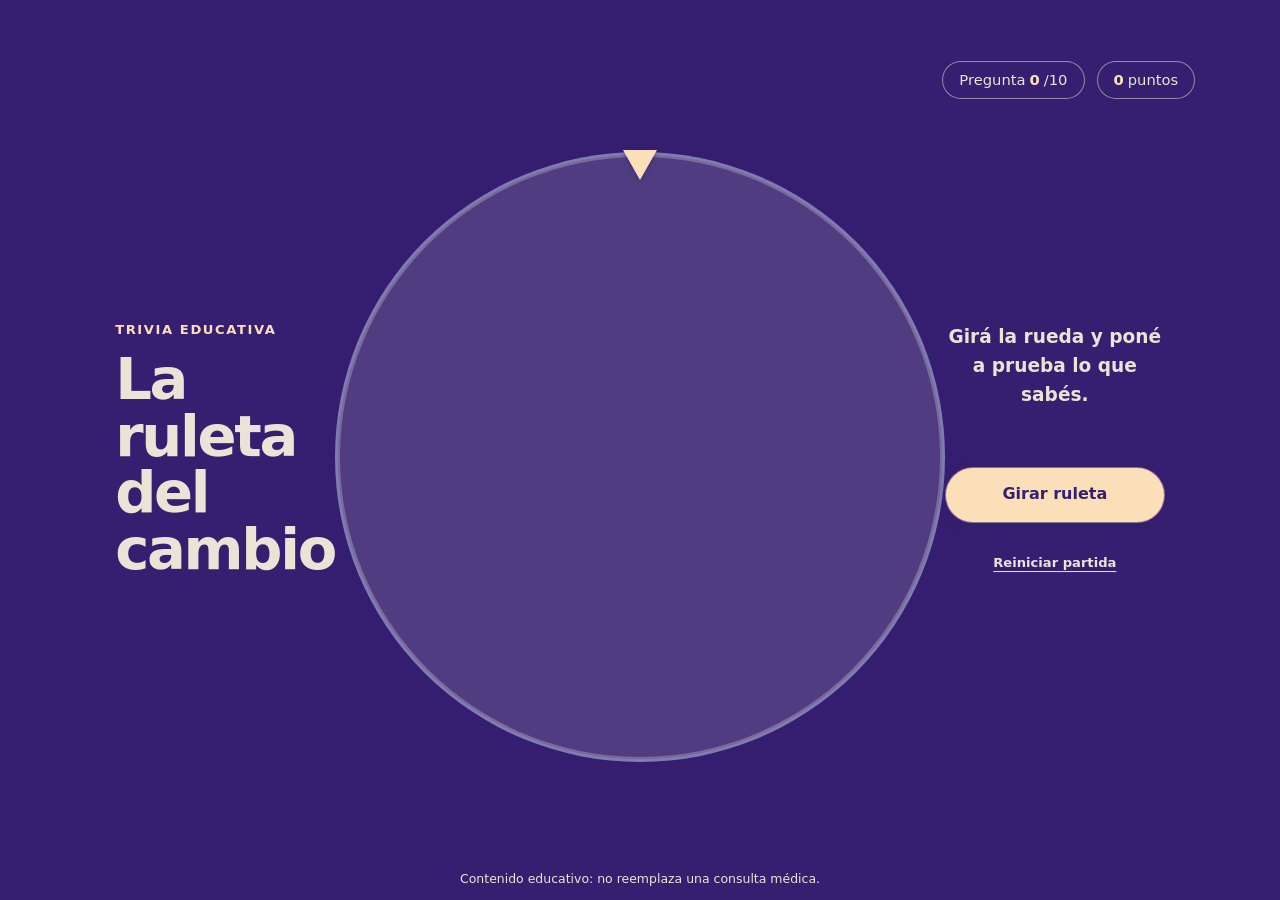
<file: index.html>
<!doctype html>
<html lang="es">
  <head>
    <meta charset="utf-8" />
    <meta name="viewport" content="width=device-width, initial-scale=1" />
    <meta http-equiv="refresh" content="0; url=./ruleta-del-cambio/" />
    <title>INTERFAZ — Juegos</title>
  </head>
  <body>
    <p><a href="./ruleta-del-cambio/">Abrir La ruleta del cambio</a></p>
  </body>
</html>
</file>
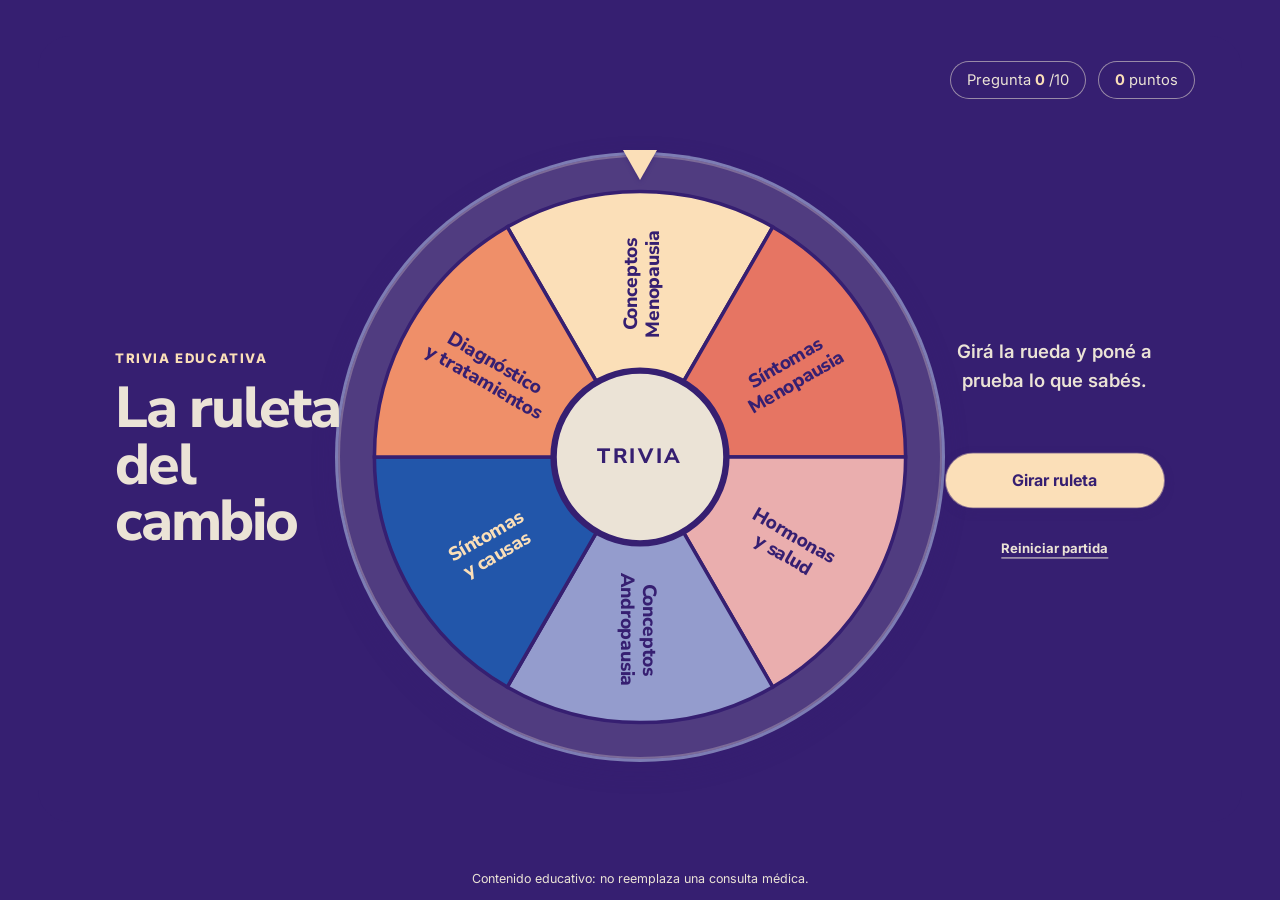
<file: ruleta-del-cambio/index.html>
<!doctype html>
<html lang="es">
<head>
  <meta charset="UTF-8"><meta name="viewport" content="width=device-width, initial-scale=1.0">
  <meta name="description" content="Trivia educativa sobre menopausia y andropausia.">
  <title>La ruleta del cambio</title>
  <link rel="preconnect" href="https://fonts.googleapis.com"><link rel="preconnect" href="https://fonts.gstatic.com" crossorigin>
  <link href="https://fonts.googleapis.com/css2?family=Inter:wght@400;500;600;700;800&family=Nunito+Sans:wght@700;800&display=swap" rel="stylesheet">
  <link rel="stylesheet" href="interfaz.css">
  <link rel="stylesheet" href="styles.css">
</head>
<body>
  <a class="skip-link" href="#game">Saltar al juego</a>
  <main class="app-shell" id="game">
    <div class="topbar" aria-label="Estado de la partida">
      <div class="game-stats"><span>Pregunta <strong id="progress-count">0</strong>/10</span><span><strong id="score-count">0</strong> puntos</span></div>
    </div>
    <section class="screen wheel-screen is-active" id="wheel-screen" aria-labelledby="game-title">
      <div class="screen-heading"><p class="eyebrow">Trivia educativa</p><h1 id="game-title">La ruleta del cambio</h1></div>
      <div class="wheel-stage"><div class="pointer" aria-hidden="true"></div><svg class="wheel" viewBox="0 0 360 360" role="img" aria-labelledby="wheel-title wheel-description"><title id="wheel-title">Ruleta con seis temas</title><desc id="wheel-description">Seis sectores sobre menopausia, andropausia, hormonas, diagnóstico y tratamientos.</desc><g id="wheel-rotor"></g></svg></div>
      <div class="wheel-actions">
        <p class="wheel-instruction">Girá la rueda y poné a prueba lo que sabés.</p>
        <p class="spin-status" id="spin-status" role="status" aria-live="polite"></p>
        <button class="primary-button spin-button" id="spin-button" type="button">Girar ruleta</button>
        <button class="reset-button reset-trigger" type="button">Reiniciar partida</button>
      </div>
    </section>
    <section class="screen category-reveal" id="category-reveal" aria-labelledby="category-reveal-title" aria-live="polite" hidden>
      <p class="category-reveal-kicker">Tema seleccionado</p>
      <h2 id="category-reveal-title" tabindex="-1"></h2>
    </section>
    <section class="screen question-screen" id="question-screen" aria-labelledby="question-title" hidden>
      <div class="question-wrap">
        <div class="question-toolbar">
          <div class="question-stats"><span>Pregunta <strong id="question-progress-count">0</strong>/10</span><span><strong id="question-score-count">0</strong> puntos</span></div>
          <p class="category-name" id="category-name"></p>
        </div>
        <h2 id="question-title" tabindex="-1"></h2><div class="answer-list" id="answer-list" aria-label="Opciones de respuesta"></div>
        <button class="reset-button reset-trigger question-reset" type="button">Reiniciar partida</button>
      </div>
    </section>
    <div class="confetti-layer" id="confetti-layer" aria-hidden="true"></div>
    <section class="screen feedback-screen" id="feedback-screen" aria-labelledby="feedback-title" hidden>
      <div class="feedback-content" id="feedback-panel" aria-live="polite">
        <span class="feedback-icon" id="feedback-icon" aria-hidden="true"></span>
        <h2 id="feedback-title" tabindex="-1"></h2>
        <p id="feedback-explanation"></p>
        <p class="source"><strong>Fuente:</strong> <span id="feedback-source"></span></p>
        <div class="feedback-actions">
          <button class="primary-button next-button" id="next-button" type="button" hidden>Volver a girar</button>
          <button class="reset-button reset-trigger" type="button">Reiniciar partida</button>
        </div>
      </div>
    </section>
    <section class="screen result-screen" id="result-screen" aria-labelledby="result-title" hidden>
      <div class="result-card">
        <div class="result-mark" aria-hidden="true">✓</div>
        <p class="eyebrow">Trivia completada</p>
        <h2 id="result-title" tabindex="-1">¡Llegaste al final!</h2>
        <dl class="result-breakdown" aria-label="Detalle de respuestas correctas">
          <div><dt>Menopausia</dt><dd><strong id="menopause-correct">0</strong> de <span id="menopause-total">0</span></dd></div>
          <div><dt>Andropausia</dt><dd><strong id="andropause-correct">0</strong> de <span id="andropause-total">0</span></dd></div>
        </dl>
        <p class="result-score">Puntaje: <strong id="final-score">0</strong>/10</p>
        <button class="primary-button" id="play-again-button" type="button">Jugar otra vez</button>
      </div>
    </section>
  </main>
  <div class="wave-transition" id="wave-transition" aria-hidden="true" hidden>
    <svg class="transition-wave wave-1" viewBox="0 0 1440 900" preserveAspectRatio="none"><path d="M0-60C240 55 430-105 720 15S1170-75 1440 20V900H0Z"/></svg>
    <svg class="transition-wave wave-2" viewBox="0 0 1440 900" preserveAspectRatio="none"><path d="M0 115C220 20 455 245 735 125S1160 30 1440 145V900H0Z"/></svg>
    <svg class="transition-wave wave-3" viewBox="0 0 1440 900" preserveAspectRatio="none"><path d="M0 285C260 190 420 405 700 300S1130 185 1440 270V900H0Z"/></svg>
    <svg class="transition-wave wave-4" viewBox="0 0 1440 900" preserveAspectRatio="none"><path d="M0 455C225 345 455 585 750 460S1165 355 1440 475V900H0Z"/></svg>
    <svg class="transition-wave wave-5" viewBox="0 0 1440 900" preserveAspectRatio="none"><path d="M0 625C250 535 425 755 715 640S1140 540 1440 625V900H0Z"/></svg>
    <svg class="transition-wave wave-6" viewBox="0 0 1440 900" preserveAspectRatio="none"><path d="M0 775C235 690 460 880 730 790S1160 705 1440 785V900H0Z"/></svg>
  </div>
  <footer>Contenido educativo: no reemplaza una consulta médica.</footer>
  <dialog id="reset-dialog" aria-labelledby="reset-title"><h2 id="reset-title">¿Reiniciar la partida?</h2><p>Se perderán el puntaje y las preguntas respondidas.</p><div class="dialog-actions"><button class="secondary-button" id="cancel-reset" type="button">Seguir jugando</button><button class="primary-button" id="confirm-reset" type="button">Reiniciar</button></div></dialog>
  <div class="loading-error" id="loading-error" role="alert" hidden><h1>No pudimos cargar la trivia</h1><p>Iniciá la aplicación con <code>node server.js</code> y volvé a intentarlo.</p><button class="primary-button" type="button" onclick="location.reload()">Reintentar</button></div>
  <script src="app.js"></script>
</body>
</html>
</file>
<file: ruleta-del-cambio/interfaz.css>
/* INTERFAZ DESIGN SYSTEM — tokens y primitivas CSS.
   Fuente cromática: REFERENCIA-VISUAL.PNG.jpeg, píxeles auditados.
   Fuente tipográfica: Nunito Sans / Inter (cargar localmente o desde proveedor autorizado).
*/
:root {
  --if-color-blue-primary: #2256AA;
  --if-color-blue-deep: #282995;
  --if-color-blue-night: #361F71;
  --if-color-violet: #8979A0;
  --if-color-lavender: #949CCD;
  --if-color-pink: #EAAEAE;
  --if-color-salmon: #E67563;
  --if-color-peach: #EF8F69;
  --if-color-cream: #FBDFB8;
  --if-color-ivory: #EBE3D6;
  --if-color-aqua-accent: #8EA19D;

  /* SEMÁNTICA: no escribir hex nuevos en componentes */
  --if-bg: var(--if-color-ivory);
  --if-bg-soft: var(--if-color-cream);
  --if-surface: var(--if-color-ivory);
  --if-surface-inverse: var(--if-color-blue-night);
  --if-text: var(--if-color-blue-night);
  --if-text-secondary: var(--if-color-blue-deep);
  --if-text-inverse: var(--if-color-ivory);
  --if-action: var(--if-color-blue-deep);
  --if-action-hover: var(--if-color-blue-night);
  --if-action-text: var(--if-color-ivory);
  --if-accent: var(--if-color-salmon);
  --if-border: var(--if-color-lavender);
  --if-focus: var(--if-color-blue-deep);

  --if-font-display: 'Nunito Sans', system-ui, sans-serif;
  --if-font-body: 'Inter', system-ui, sans-serif;
  --if-space-1: 4px;
  --if-space-2: 8px;
  --if-space-3: 12px;
  --if-space-4: 16px;
  --if-space-6: 24px;
  --if-space-8: 32px;
  --if-space-12: 48px;
  --if-space-16: 64px;
  --if-radius-sm: 12px;
  --if-radius-card: 20px;
  --if-radius-panel: 28px;
  --if-radius-xl: 32px;
  --if-radius-pill: 999px;
  --if-shadow: 0 12px 32px color-mix(in srgb, var(--if-color-blue-night) 13%, transparent);
  --if-motion-button: 180ms;
  --if-motion-feedback: 240ms;
  --if-motion-panel: 340ms;
  --if-motion-scene: 720ms;
  --if-ease: cubic-bezier(.2,.8,.2,1);
  --if-text-width: 68ch;
  --if-target-min: 44px;
  --if-target-kiosk: 56px;
}

*, *::before, *::after { box-sizing: border-box; }
html { font-family: var(--if-font-body); color: var(--if-text); background: var(--if-bg); }
body { margin: 0; line-height: 1.55; }
:where(button, input, textarea, select) { font: inherit; }
:where(button, a, input, textarea, select, [tabindex]):focus-visible {
  outline: 3px solid var(--if-focus);
  outline-offset: 3px;
}
.if-display { font: 800 clamp(2rem, 4vw, 3rem)/1.08 var(--if-font-display); letter-spacing: -.025em; }
.if-h2 { font: 700 clamp(1.5rem, 2.4vw, 2rem)/1.17 var(--if-font-display); }
.if-body { max-width: var(--if-text-width); font: 400 1rem/1.55 var(--if-font-body); }
.if-kicker { font: 700 .875rem/1.3 var(--if-font-body); letter-spacing: .065em; }
.if-card { background: var(--if-surface); color: var(--if-text); border: 1px solid var(--if-border); border-radius: var(--if-radius-card); padding: var(--if-space-6); box-shadow: var(--if-shadow); }
.if-panel { background: var(--if-bg-soft); border-radius: var(--if-radius-panel); padding: clamp(16px, 3vw, 32px); }
.if-btn {
  min-height: var(--if-target-min); min-width: var(--if-target-min);
  display: inline-flex; justify-content: center; align-items: center; gap: var(--if-space-2);
  border: 2px solid transparent; border-radius: var(--if-radius-pill);
  padding: 12px 24px; font-weight: 700; line-height: 1.2;
  cursor: pointer; transition: background var(--if-motion-button) var(--if-ease), transform var(--if-motion-button) var(--if-ease);
}
.if-btn-primary { background: var(--if-action); color: var(--if-action-text); }
.if-btn-primary:hover { background: var(--if-action-hover); }
.if-btn-primary:active { transform: translateY(1px); }
.if-btn-secondary { background: var(--if-bg-soft); color: var(--if-text); border-color: var(--if-action); }
.if-btn:disabled { cursor: not-allowed; opacity: .55; transform: none; }
.if-choice { width: 100%; min-height: var(--if-target-kiosk); border: 2px solid var(--if-border); border-radius: var(--if-radius-sm); padding: 14px 16px; background: var(--if-surface); color: var(--if-text); text-align: left; }
.if-choice[aria-pressed="true"] { border-color: var(--if-action); background: var(--if-bg-soft); }
.if-result { display: flex; align-items: start; gap: var(--if-space-3); border-left: 5px solid var(--if-action); background: var(--if-bg-soft); padding: var(--if-space-4); border-radius: var(--if-radius-sm); }
.if-progress { height: 10px; border-radius: var(--if-radius-pill); background: var(--if-color-lavender); overflow: hidden; }
.if-progress > span { display: block; height: 100%; background: var(--if-action); border-radius: inherit; transition: width var(--if-motion-feedback) var(--if-ease); }
.if-hero { isolation: isolate; overflow: hidden; position: relative; border-radius: var(--if-radius-xl); background: var(--if-color-blue-night); color: var(--if-text-inverse); padding: clamp(24px, 4vw, 64px); }
.if-hero::before { content: ''; position: absolute; width: min(55vw, 420px); aspect-ratio: 1; border-radius: 42% 58% 69% 31% / 47% 29% 71% 53%; background: linear-gradient(125deg, var(--if-color-violet), var(--if-color-salmon), var(--if-color-peach)); opacity: .95; inset: auto -13% -65% auto; z-index: -1; }
.if-arc { background: linear-gradient(125deg, var(--if-color-blue-primary), var(--if-color-violet), var(--if-color-salmon), var(--if-color-peach)); }
.if-surface-pattern { background-image: radial-gradient(circle at 20% 24%, color-mix(in srgb, var(--if-color-pink) 50%, transparent) 0 8%, transparent 8.3%), radial-gradient(circle at 70% 83%, color-mix(in srgb, var(--if-color-lavender) 40%, transparent) 0 12%, transparent 12.3%); }
/* Uso editorial del movimiento, no animación decorativa constante. */
.if-reveal { animation: if-reveal var(--if-motion-panel) var(--if-ease) both; }
@keyframes if-reveal { from { opacity: 0; transform: translateY(8px); } to { opacity: 1; transform: translateY(0); } }
/* Kioscos y pantallas de gran tamaño: controles de mayor tamaño y mayor distancia de lectura. */
.if-kiosk .if-btn, .if-kiosk .if-choice { min-height: var(--if-target-kiosk); }
.if-kiosk .if-body { font-size: clamp(1.1rem, 1.6vw, 1.5rem); }
/* Disposición para filas/pantallas pequeñas. */
.if-grid { display:grid; grid-template-columns: repeat(2, minmax(0, 1fr)); gap: var(--if-space-4); }
@media (max-width: 720px) { .if-grid { grid-template-columns:1fr; } .if-card { padding: var(--if-space-4); } }
@media (prefers-reduced-motion: reduce) {
  *, *::before, *::after { animation-duration: .01ms !important; animation-iteration-count: 1 !important; scroll-behavior: auto !important; transition-duration: .01ms !important; }
}
@media (prefers-contrast: more) {
  .if-choice, .if-card { border-color: var(--if-color-blue-night); }
}
</file>
<file: ruleta-del-cambio/styles.css>
:root {
  --game-frame: var(--if-color-blue-night);
  --game-bg: var(--if-color-blue-primary);
  --game-surface: var(--if-color-ivory);
  --game-soft: var(--if-color-cream);
  --game-text: var(--if-color-blue-night);
  --game-text-inverse: var(--if-color-ivory);
  --game-accent: var(--if-color-salmon);
  --game-accent-warm: var(--if-color-peach);
  --game-border: var(--if-color-lavender);
  --game-correct: #237A4B;
  --active-theme-bg: var(--if-color-blue-night);
  --active-theme-text: var(--if-color-ivory);
  --game-button-width: 220px;
  --game-shadow-soft: 0 8px 24px color-mix(in srgb, var(--if-color-blue-night) 24%, transparent);
  --game-shadow-button: 0 3px 10px color-mix(in srgb, var(--if-color-blue-night) 28%, transparent);
}

* { box-sizing: border-box; }
html { min-width: 320px; background: var(--if-color-blue-night); }
body {
  min-height: 100vh;
  margin: 0;
  display: grid;
  grid-template-rows: 1fr auto;
  color: var(--game-text);
  background: var(--if-color-blue-night);
  font-family: var(--if-font-body);
  transition: background 650ms var(--if-ease);
}
button { font: inherit; }
[hidden] { display: none !important; }

.skip-link {
  position: fixed;
  z-index: 50;
  top: var(--if-space-4);
  left: var(--if-space-4);
  transform: translateY(-180%);
  padding: var(--if-space-3) var(--if-space-4);
  border-radius: var(--if-radius-sm);
  color: var(--if-text-inverse);
  background: var(--if-action);
  font-weight: 700;
}
.skip-link:focus { transform: none; }

.app-shell {
  isolation: isolate;
  position: relative;
  width: min(94vw, 1240px);
  min-height: min(86vh, 760px);
  margin: clamp(16px, 4vh, 40px) auto;
  display: grid;
  grid-template-rows: auto minmax(0, 1fr) auto;
  overflow: hidden;
  padding: var(--if-space-4) clamp(20px, 3vw, 40px) var(--if-space-4);
  border: 0;
  border-radius: var(--if-radius-xl);
  color: var(--game-text-inverse);
  background: var(--if-color-blue-night);
  transition: background 650ms var(--if-ease);
  box-shadow: none;
}
.app-shell::before,
.app-shell::after {
  display: none;
}
.app-shell::before {
  width: min(34vw, 380px);
  aspect-ratio: 1.8;
  left: 18%;
  top: -13%;
  background: linear-gradient(120deg, var(--if-color-pink), var(--if-color-violet), var(--if-color-peach));
  opacity: .92;
}
.app-shell::after {
  width: min(30vw, 330px);
  aspect-ratio: 2.1;
  right: 12%;
  bottom: -14%;
  background: linear-gradient(120deg, var(--if-color-lavender), var(--if-color-pink), var(--if-color-salmon));
  opacity: .72;
}

.topbar {
  position: relative;
  z-index: 3;
  min-height: var(--if-target-kiosk);
  display: flex;
  align-items: center;
  justify-content: flex-end;
  gap: var(--if-space-4);
  padding: 0 var(--if-space-2);
  color: var(--game-text-inverse);
  font-size: .92rem;
}
.brand {
  display: flex;
  align-items: center;
  gap: var(--if-space-3);
  font: 800 1rem/1 var(--if-font-display);
  letter-spacing: .09em;
}
.brand-dot {
  position: relative;
  width: 38px;
  height: 28px;
  border: 7px solid var(--if-color-salmon);
  border-right-color: var(--if-color-cream);
  border-bottom-color: var(--if-color-lavender);
  border-radius: 54% 46% 58% 42%;
  transform: rotate(-12deg);
}
.brand-dot::after {
  content: "";
  position: absolute;
  inset: 3px;
  border-radius: inherit;
  background: var(--if-color-blue-primary);
}
.game-stats {
  display: flex;
  gap: var(--if-space-3);
}
.game-stats span {
  min-height: 38px;
  display: inline-flex;
  align-items: center;
  gap: var(--if-space-1);
  padding: 6px var(--if-space-4);
  border: 1px solid color-mix(in srgb, var(--if-color-ivory) 55%, transparent);
  border-radius: var(--if-radius-pill);
  background: color-mix(in srgb, var(--if-color-blue-night) 74%, transparent);
  backdrop-filter: blur(3px);
}
.game-stats strong { color: var(--if-color-cream); }

.screen {
  min-height: 0;
  opacity: 0;
  transform: translateY(8px);
  transition: opacity var(--if-motion-panel) var(--if-ease), transform var(--if-motion-panel) var(--if-ease);
}
.screen.is-active { opacity: 1; transform: none; }
.screen.is-leaving { opacity: 0; transform: translateY(-8px); pointer-events: none; }

.category-reveal {
  position: fixed;
  z-index: 100;
  inset: 0;
  width: 100vw;
  min-height: 100vh;
  display: grid;
  place-content: center;
  padding: var(--if-space-12);
  text-align: center;
  color: var(--if-color-ivory);
  background: var(--if-color-blue-night);
  transform: none;
  transition: opacity 650ms var(--if-ease);
}
.category-reveal.is-leaving { transform: none; }
.category-reveal-kicker {
  margin-bottom: var(--if-space-4);
  font-size: .9rem;
  font-weight: 800;
  letter-spacing: .14em;
  text-transform: uppercase;
}
.category-reveal h2 {
  max-width: 18ch;
  margin: 0;
  font: 800 clamp(3rem, 7vw, 6.5rem)/.96 var(--if-font-display);
  letter-spacing: -.045em;
}

.wheel-screen {
  --wheel-diameter: min(68vh, 48vw, 610px);
  position: relative;
  display: grid;
  grid-template: 1fr / 1fr;
  place-items: center;
  padding: clamp(20px, 4vh, 48px) clamp(12px, 3vw, 44px);
}
.screen-heading {
  position: absolute;
  z-index: 2;
  left: clamp(12px, 3vw, 44px);
  top: 50%;
  width: min(21vw, 250px);
  transform: translateY(-50%);
  text-align: left;
}
.eyebrow,
.category-name {
  margin: 0 0 var(--if-space-3);
  color: var(--if-color-cream);
  font-size: .82rem;
  font-weight: 800;
  letter-spacing: .12em;
  text-transform: uppercase;
}
h1, h2, h3, p { margin-top: 0; }
h1 {
  max-width: 10ch;
  margin-bottom: var(--if-space-4);
  color: var(--if-text-inverse);
  font: 800 clamp(2.6rem, 4.5vw, 4.25rem)/.98 var(--if-font-display);
  letter-spacing: -.04em;
}
.wheel-stage {
  grid-area: 1 / 1;
  position: relative;
  width: var(--wheel-diameter);
  min-width: var(--wheel-diameter);
  max-width: var(--wheel-diameter);
  aspect-ratio: 1;
  padding: 14px;
  border: 3px solid color-mix(in srgb, var(--if-color-lavender) 68%, transparent);
  border-radius: 50%;
  background: color-mix(in srgb, var(--if-color-ivory) 15%, transparent);
  box-shadow: inset 0 0 0 2px color-mix(in srgb, var(--if-color-ivory) 28%, transparent), var(--game-shadow-soft);
}
.wheel { display: block; width: 100%; height: 100%; overflow: visible; }
#wheel-rotor { transform-origin: 180px 180px; }
.wheel-sector { stroke: var(--if-color-blue-night); stroke-width: 2.2; }
.wheel-label {
  fill: var(--if-color-blue-night);
  font: 800 12px var(--if-font-display);
  letter-spacing: -.01em;
  pointer-events: none;
}
.wheel-label-light { fill: var(--if-color-cream); }
.wheel-center {
  fill: var(--if-color-ivory);
  stroke: var(--if-color-blue-night);
  stroke-width: 4;
}
.wheel-center-label {
  fill: var(--if-color-blue-night);
  font: 800 13px var(--if-font-display);
  letter-spacing: .13em;
}
.pointer {
  position: absolute;
  z-index: 2;
  top: -5px;
  left: 50%;
  width: 0;
  height: 0;
  transform: translateX(-50%);
  border-left: 17px solid transparent;
  border-right: 17px solid transparent;
  border-top: 30px solid var(--if-color-cream);
  filter: drop-shadow(0 2px 2px color-mix(in srgb, var(--if-color-blue-night) 45%, transparent));
}
.wheel-actions {
  position: absolute;
  z-index: 2;
  right: clamp(12px, 3vw, 44px);
  top: 50%;
  width: 220px;
  max-width: calc(24vw - var(--if-space-4));
  display: flex;
  flex-direction: column;
  align-items: stretch;
  transform: translateY(-50%);
  text-align: center;
}
.wheel-instruction {
  margin-bottom: var(--if-space-6);
  color: var(--if-text-inverse);
  font-size: clamp(1rem, 1.45vw, 1.2rem);
  font-weight: 600;
}
.spin-status {
  min-height: 1.6rem;
  margin: 0 0 var(--if-space-2);
  color: var(--if-color-cream);
  font-weight: 700;
}

.primary-button,
.secondary-button,
.reset-button {
  min-height: var(--if-target-kiosk);
  border-radius: var(--if-radius-pill);
  cursor: pointer;
  font-size: 1rem;
  font-weight: 700;
  transition: background var(--if-motion-button) var(--if-ease), transform var(--if-motion-button) var(--if-ease), box-shadow var(--if-motion-button) var(--if-ease);
}
.primary-button {
  padding: 14px 28px;
  border: 1px solid color-mix(in srgb, var(--if-color-blue-night) 55%, transparent);
  color: var(--if-color-blue-night);
  background: var(--if-color-cream);
  box-shadow: var(--game-shadow-button);
}
.primary-button:hover:not(:disabled) {
  background: var(--if-color-peach);
  transform: translateY(-1px);
}
.primary-button:active:not(:disabled) { transform: translateY(1px); box-shadow: 0 1px 4px color-mix(in srgb, var(--if-color-blue-night) 24%, transparent); }
.primary-button:disabled { cursor: wait; opacity: .72; }
.spin-button {
  width: 100%;
  min-width: 0;
}
.spin-button,
.spin-button:hover:not(:disabled),
.spin-button:active:not(:disabled),
.spin-button:disabled,
.next-button,
.next-button:hover:not(:disabled),
.next-button:active:not(:disabled),
.next-button:disabled {
  color: var(--if-color-blue-night);
  background: var(--if-color-cream);
}
.wheel-actions .reset-button {
  width: 100%;
  margin-top: var(--if-space-3);
}
.spin-button:not(:disabled) { animation: breathe 2.7s var(--if-ease) infinite; }
@keyframes breathe {
  0%, 100% { box-shadow: var(--game-shadow-button); }
  50% { box-shadow: var(--game-shadow-button), 0 0 0 5px color-mix(in srgb, var(--if-color-cream) 14%, transparent); }
}

.wheel-screen.is-auto-spinning {
  padding: var(--if-space-4);
}
.wheel-screen.is-auto-spinning .screen-heading,
.wheel-screen.is-auto-spinning .wheel-actions {
  display: none;
}
.wheel-screen.is-auto-spinning .wheel-stage { width: var(--wheel-diameter); }

.app-shell.question-active .topbar { display: none; }

.question-screen {
  width: 100%;
  margin: auto;
  display: grid;
  place-items: center;
  padding: clamp(18px, 4vh, 40px) clamp(10px, 2vw, 28px);
}
.question-wrap {
  width: min(100%, 760px);
  display: grid;
  transform: translateY(clamp(24px, 5vh, 44px));
  grid-template-columns: 1fr;
  grid-template-areas:
    "toolbar"
    "question"
    "answers"
    "reset";
  align-content: center;
}
.question-toolbar {
  grid-area: toolbar;
  display: flex;
  transform: translateY(-16px);
  align-items: center;
  justify-content: space-between;
  gap: var(--if-space-6);
  margin-bottom: var(--if-space-8);
  padding-bottom: 0;
  border-bottom: 0;
}
.question-stats {
  order: 2;
  display: flex;
  align-items: center;
  gap: var(--if-space-4);
  color: var(--active-theme-text);
  font-size: .86rem;
}
.question-stats span { white-space: nowrap; }
.category-name {
  order: 1;
  margin: 0;
  color: var(--active-theme-text);
  text-align: left;
  white-space: nowrap;
}
#question-title {
  grid-area: question;
  width: 100%;
  margin: 0 0 var(--if-space-6);
  color: var(--active-theme-text);
  max-width: none;
  justify-self: center;
  font: 800 clamp(1.75rem, 2.8vw, 2.6rem)/1.18 var(--if-font-display);
  letter-spacing: -.035em;
  text-align: center;
}
[data-theme="0"] { --question-theme: var(--if-color-cream); }
[data-theme="1"] { --question-theme: var(--if-color-salmon); }
[data-theme="2"] { --question-theme: var(--if-color-pink); }
[data-theme="3"] { --question-theme: var(--if-color-lavender); }
[data-theme="4"] { --question-theme: color-mix(in srgb, var(--if-color-blue-primary) 45%, var(--if-color-ivory)); }
[data-theme="5"] { --question-theme: var(--if-color-peach); }
[data-theme] #question-title,
[data-theme] .category-name { color: var(--question-theme); }
.answer-list {
  grid-area: answers;
  display: grid;
  align-content: center;
  gap: var(--if-space-4);
}
.answer-button {
  width: 100%;
  min-height: 64px;
  display: grid;
  grid-template-columns: 38px 1fr 30px;
  align-items: center;
  gap: var(--if-space-4);
  padding: 10px var(--if-space-4);
  border: 2px solid var(--if-color-lavender);
  border-radius: var(--if-radius-pill);
  color: var(--if-color-blue-night);
  background: var(--if-color-ivory);
  cursor: pointer;
  text-align: left;
  font-size: clamp(.9rem, 1.2vw, 1rem);
  font-weight: 600;
  transition: border-color var(--if-motion-button) var(--if-ease), background var(--if-motion-button) var(--if-ease), transform var(--if-motion-button) var(--if-ease);
}
.answer-button:hover:not(:disabled) { border-color: var(--if-color-blue-deep); background: var(--if-color-cream); transform: translateX(2px); }
.answer-button:disabled { cursor: default; opacity: 1; }
.option-letter {
  width: 36px;
  height: 36px;
  display: grid;
  place-items: center;
  border-radius: 50%;
  color: var(--if-color-blue-night);
  background: var(--if-color-ivory);
  font: 700 .95rem var(--if-font-display);
}
.answer-state {
  width: 30px;
  height: 30px;
  display: grid;
  place-items: center;
  border-radius: 50%;
  color: transparent;
  font-weight: 800;
}
.answer-button.is-correct {
  border-color: var(--game-correct);
  color: var(--if-color-ivory);
  background: var(--game-correct);
}
.answer-button.is-correct .option-letter,
.answer-button.is-correct .answer-state {
  color: var(--game-correct);
  background: var(--if-color-ivory);
}
.answer-button.is-wrong {
  border-color: var(--if-color-salmon);
  color: var(--if-color-blue-night);
  background: var(--if-color-pink);
}
.answer-button.is-wrong .option-letter,
.answer-button.is-wrong .answer-state {
  color: var(--if-color-ivory);
  background: var(--if-color-salmon);
}
.feedback-screen {
  position: relative;
  width: 100%;
  display: grid;
  place-items: center;
  overflow: hidden;
  padding: clamp(24px, 6vw, 72px);
}
.feedback-content {
  position: relative;
  z-index: 2;
  width: min(100%, 680px);
  display: grid;
  justify-items: center;
  color: var(--if-color-ivory);
  text-align: center;
}
.feedback-icon {
  width: 72px;
  height: 72px;
  display: grid;
  place-items: center;
  margin-bottom: var(--if-space-4);
  border-radius: 50%;
  color: var(--if-color-blue-night);
  background: var(--if-color-cream);
  font: 800 2.15rem/1 var(--if-font-display);
}
.feedback-content.is-incorrect .feedback-icon { color: var(--if-text-inverse); background: var(--if-color-salmon); }
.feedback-content:not(.is-incorrect) .feedback-icon { color: var(--if-color-ivory); background: var(--game-correct); }
.feedback-content h2 {
  margin: 0 0 var(--if-space-6);
  font: 800 clamp(1.6rem, 3vw, 2.1rem)/1.12 var(--if-font-display);
  letter-spacing: -.02em;
}
.feedback-content > p { max-width: 60ch; margin: var(--if-space-2) 0 0; }
#feedback-explanation {
  max-width: 56ch;
  font-size: clamp(1.28rem, 2.2vw, 1.58rem);
  line-height: 1.5;
}
.source { color: var(--if-color-ivory); font-size: .85rem; line-height: 1.45; opacity: .76; }
.feedback-actions {
  display: flex;
  flex-direction: column;
  align-items: center;
  gap: var(--if-space-2);
  margin-top: var(--if-space-8);
}
.confetti-layer {
  position: absolute;
  z-index: 10;
  inset: 0;
  overflow: hidden;
  pointer-events: none;
}
.confetti-piece {
  position: absolute;
  top: -32vh;
  width: 8px;
  height: 14px;
  border-radius: 3px;
  animation: confetti-fall var(--duration) var(--delay) linear infinite;
}
.confetti-cream { background: var(--if-color-cream); }
.confetti-salmon { background: var(--if-color-salmon); }
.confetti-pink { background: var(--if-color-pink); }
.confetti-lavender { background: var(--if-color-lavender); }
.confetti-peach { background: var(--if-color-peach); }
.confetti-blue { background: var(--if-color-blue-primary); }
@keyframes confetti-fall {
  from { opacity: 1; transform: translate3d(0, -18vh, 0) rotate(0); }
  to { opacity: .9; transform: translate3d(var(--drift), 150vh, 0) rotate(var(--turn)); }
}
.wave-transition {
  position: fixed;
  z-index: 300;
  inset: 0;
  overflow: hidden;
  pointer-events: none;
}
.transition-wave {
  position: absolute;
  inset: 0;
  width: 100%;
  height: 100%;
  transform: translate3d(var(--wave-entry-x), 110%, 0);
  transition: transform var(--wave-duration) cubic-bezier(.25, 1, .5, 1);
  transition-delay: var(--wave-delay);
}
.transition-wave path { fill: var(--wave-color); }
.wave-transition.is-covering .transition-wave { transform: translate3d(0, 0, 0); }
.wave-transition.is-revealing .transition-wave {
  transform: translate3d(var(--wave-exit-x), -110%, 0);
  transition-delay: var(--wave-exit-delay);
}
.wave-1 { --wave-color: var(--if-color-blue-primary); --wave-delay: 0ms; --wave-exit-delay: 300ms; --wave-entry-x: -5%; --wave-exit-x: 4%; --wave-duration: 760ms; }
.wave-2 { --wave-color: var(--if-color-lavender); --wave-delay: 55ms; --wave-exit-delay: 245ms; --wave-entry-x: 6%; --wave-exit-x: -5%; --wave-duration: 900ms; }
.wave-3 { --wave-color: var(--if-color-pink); --wave-delay: 115ms; --wave-exit-delay: 190ms; --wave-entry-x: -7%; --wave-exit-x: 6%; --wave-duration: 820ms; }
.wave-4 { --wave-color: var(--if-color-violet); --wave-delay: 175ms; --wave-exit-delay: 125ms; --wave-entry-x: 5%; --wave-exit-x: -4%; --wave-duration: 960ms; }
.wave-5 { --wave-color: var(--if-color-cream); --wave-delay: 235ms; --wave-exit-delay: 65ms; --wave-entry-x: -4%; --wave-exit-x: 5%; --wave-duration: 840ms; }
.wave-6 { --wave-color: var(--if-color-salmon); --wave-delay: 300ms; --wave-exit-delay: 0ms; --wave-entry-x: 7%; --wave-exit-x: -6%; --wave-duration: 920ms; }
.question-reset { grid-area: reset; justify-self: center; margin-top: var(--if-space-3); color: var(--active-theme-text); }

.result-screen { display: grid; place-items: center; text-align: center; padding: var(--if-space-8); }
.result-card {
  width: min(100%, 520px);
  padding: clamp(24px, 5vw, 56px);
  color: var(--if-color-ivory);
}
.result-mark {
  width: 64px;
  height: 64px;
  display: grid;
  place-items: center;
  margin: 0 auto var(--if-space-6);
  border-radius: 50%;
  color: var(--active-theme-text);
  background: var(--if-color-blue-primary);
  font-size: 2rem;
  font-weight: 800;
}
.result-card .eyebrow { color: var(--if-color-cream); }
.result-card h2 { margin-bottom: var(--if-space-4); font: 800 clamp(2rem, 5vw, 3rem)/1 var(--if-font-display); }
.result-breakdown {
  width: min(100%, 440px);
  margin: var(--if-space-6) auto;
  display: grid;
  gap: var(--if-space-3);
}
.result-breakdown > div {
  min-height: var(--if-target-kiosk);
  display: flex;
  align-items: center;
  justify-content: space-between;
  gap: var(--if-space-6);
  padding: var(--if-space-3) var(--if-space-4);
  border-bottom: 2px solid color-mix(in srgb, var(--if-color-ivory) 38%, transparent);
}
.result-breakdown dt { font-weight: 700; }
.result-breakdown dd { margin: 0; color: var(--if-color-cream); font-size: 1.2rem; }
.result-score { margin: 0 0 var(--if-space-6); font-size: 1.35rem; }
.result-card > .primary-button,
.result-reset { width: var(--game-button-width); max-width: 100%; }
.reset-button {
  align-self: end;
  justify-self: center;
  min-height: var(--if-target-kiosk);
  padding: 6px var(--if-space-4);
  border: 0;
  color: var(--if-text-inverse);
  background: transparent;
  font-size: .82rem;
  text-decoration: underline;
  text-underline-offset: 4px;
}
.reset-button:hover { color: var(--if-color-cream); }
.reset-button.question-reset { color: var(--active-theme-text); }
.reset-button.question-reset:hover { color: var(--active-theme-text); opacity: .78; }
.question-reset,
.feedback-actions .primary-button,
.feedback-actions .reset-button {
  width: var(--game-button-width);
  max-width: 100%;
}

footer {
  min-height: 42px;
  display: grid;
  place-items: center;
  padding: var(--if-space-2) var(--if-space-4);
  color: var(--active-theme-text);
  font-size: .78rem;
  text-align: center;
}
dialog {
  width: min(30rem, calc(100% - 2rem));
  padding: var(--if-space-8);
  border: 2px solid var(--if-color-lavender);
  border-radius: var(--if-radius-card);
  color: var(--if-color-blue-night);
  background: var(--if-color-ivory);
  box-shadow: 0 16px 40px color-mix(in srgb, var(--if-color-blue-night) 32%, transparent);
}
dialog::backdrop { background: color-mix(in srgb, var(--if-color-blue-night) 66%, transparent); backdrop-filter: blur(2px); }
dialog h2 { margin-bottom: var(--if-space-2); font: 800 1.5rem var(--if-font-display); }
.dialog-actions { display: flex; justify-content: flex-end; gap: var(--if-space-3); margin-top: var(--if-space-6); }
.secondary-button {
  padding: 12px 22px;
  border: 2px solid var(--if-color-blue-deep);
  color: var(--if-color-blue-deep);
  background: var(--if-color-ivory);
}
#cancel-reset {
  border-color: var(--if-color-blue-deep);
  color: var(--if-color-ivory);
  background: var(--if-color-blue-deep);
  box-shadow: var(--game-shadow-button);
}
#confirm-reset {
  border-color: var(--if-color-salmon);
  color: var(--if-color-blue-night);
  background: transparent;
  box-shadow: none;
}
:where(button, a, [tabindex]):focus-visible {
  outline: 3px solid var(--if-color-cream);
  outline-offset: 4px;
}
dialog :where(button, a, [tabindex]):focus-visible {
  outline-color: var(--if-color-blue-primary);
}
.loading-error {
  width: min(32rem, calc(100% - 2rem));
  margin: 15vh auto;
  padding: var(--if-space-8);
  border: 5px solid var(--if-color-blue-night);
  border-radius: var(--if-radius-card);
  background: var(--if-color-ivory);
  text-align: center;
}

@media (max-width: 820px), (orientation: portrait) {
  body { display: block; }
  .app-shell {
    width: min(94vw, 700px);
    min-height: calc(100vh - 32px);
    margin: 16px auto;
    padding: var(--if-space-4);
    border-width: 2px;
  }
  .topbar { align-items: flex-start; }
  .game-stats { flex-direction: column; align-items: flex-end; gap: var(--if-space-1); }
  .game-stats span { min-height: 32px; padding: 4px 12px; }
  .wheel-screen {
    --wheel-diameter: min(76vw, 440px);
    grid-template-columns: 1fr;
    grid-template-areas: "heading" "wheel" "status" "button";
    justify-items: center;
    padding: var(--if-space-8) var(--if-space-2);
    text-align: center;
  }
  .screen-heading { position: static; width: auto; transform: none; }
  h1 { max-width: none; font-size: clamp(2.5rem, 11vw, 4rem); }
  .wheel-stage { width: var(--wheel-diameter); }
  .wheel-actions { position: static; width: min(100%, 320px); transform: none; }
  .question-screen { padding: var(--if-space-8) var(--if-space-2); }
  .question-wrap {
    transform: none;
    grid-template-columns: 1fr;
    grid-template-areas: "toolbar" "question" "answers" "reset";
  }
  .question-toolbar { transform: none; align-items: flex-start; }
  .question-stats { flex-direction: column; align-items: flex-end; gap: var(--if-space-1); }
  .category-name { max-width: 52%; overflow: hidden; text-overflow: ellipsis; }
  .answer-list { gap: var(--if-space-3); }
  .reset-button { margin-top: var(--if-space-3); }
}

@media (max-height: 650px) and (orientation: landscape) {
  .app-shell { min-height: calc(100vh - 16px); margin: 8px auto; border-width: 2px; }
  .topbar { min-height: 44px; }
  .wheel-screen { --wheel-diameter: min(66vh, 45vw, 500px); padding-block: 8px; }
  h1 { font-size: clamp(2.5rem, 4.5vw, 4rem); }
  .question-screen { padding-block: 10px; }
  .question-wrap { transform: translateY(12px); }
  .question-toolbar { transform: translateY(-8px); }
  .answer-button { min-height: 58px; }
  .feedback-content { font-size: .88rem; }
}

@media (prefers-reduced-motion: reduce) {
  *, *::before, *::after {
    scroll-behavior: auto !important;
    animation-duration: .01ms !important;
    animation-iteration-count: 1 !important;
    transition-duration: .01ms !important;
  }
}

@media (prefers-contrast: more) {
  .answer-button,
  .feedback-content,
  .game-stats span { border-color: var(--if-color-ivory); }
}
</file>
